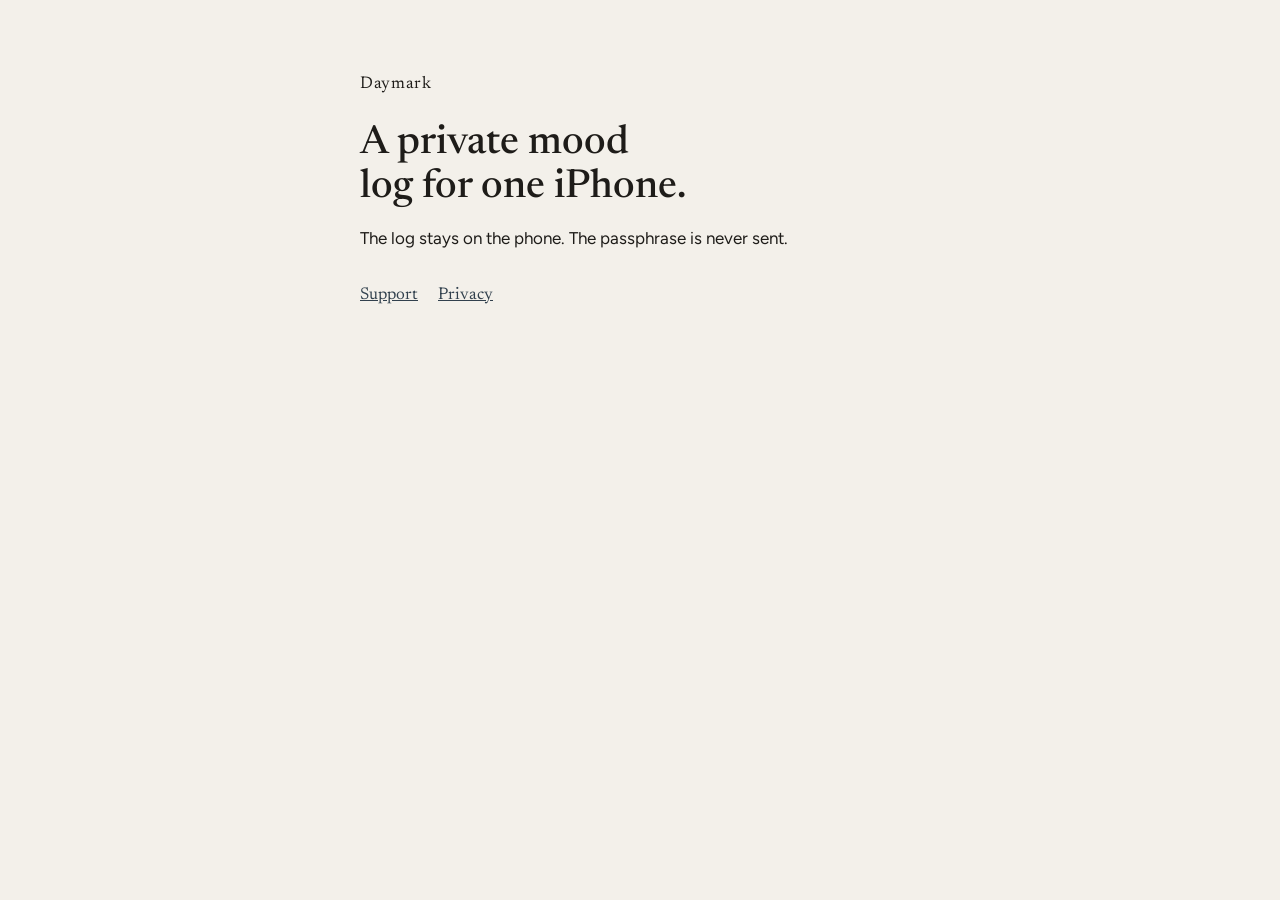
<file: index.html>
<!doctype html>
<html lang="en">
  <head>
    <meta charset="utf-8" />
    <meta name="viewport" content="width=device-width, initial-scale=1" />
    <title>Daymark</title>
    <link rel="preconnect" href="https://fonts.googleapis.com" />
    <link rel="preconnect" href="https://fonts.gstatic.com" crossorigin />
    <link href="https://fonts.googleapis.com/css2?family=Figtree:wght@400;500&family=Newsreader:opsz,wght@6..72,500&display=swap" rel="stylesheet" />
    <link rel="stylesheet" href="style.css" />
  </head>
  <body>
    <main>
      <p class="mark">Daymark</p>
      <h1>A private mood log for one iPhone.</h1>
      <p>The log stays on the phone. The passphrase is never sent.</p>
      <nav>
        <a href="support/">Support</a>
        <a href="privacy/">Privacy</a>
      </nav>
    </main>
  </body>
</html>
</file>
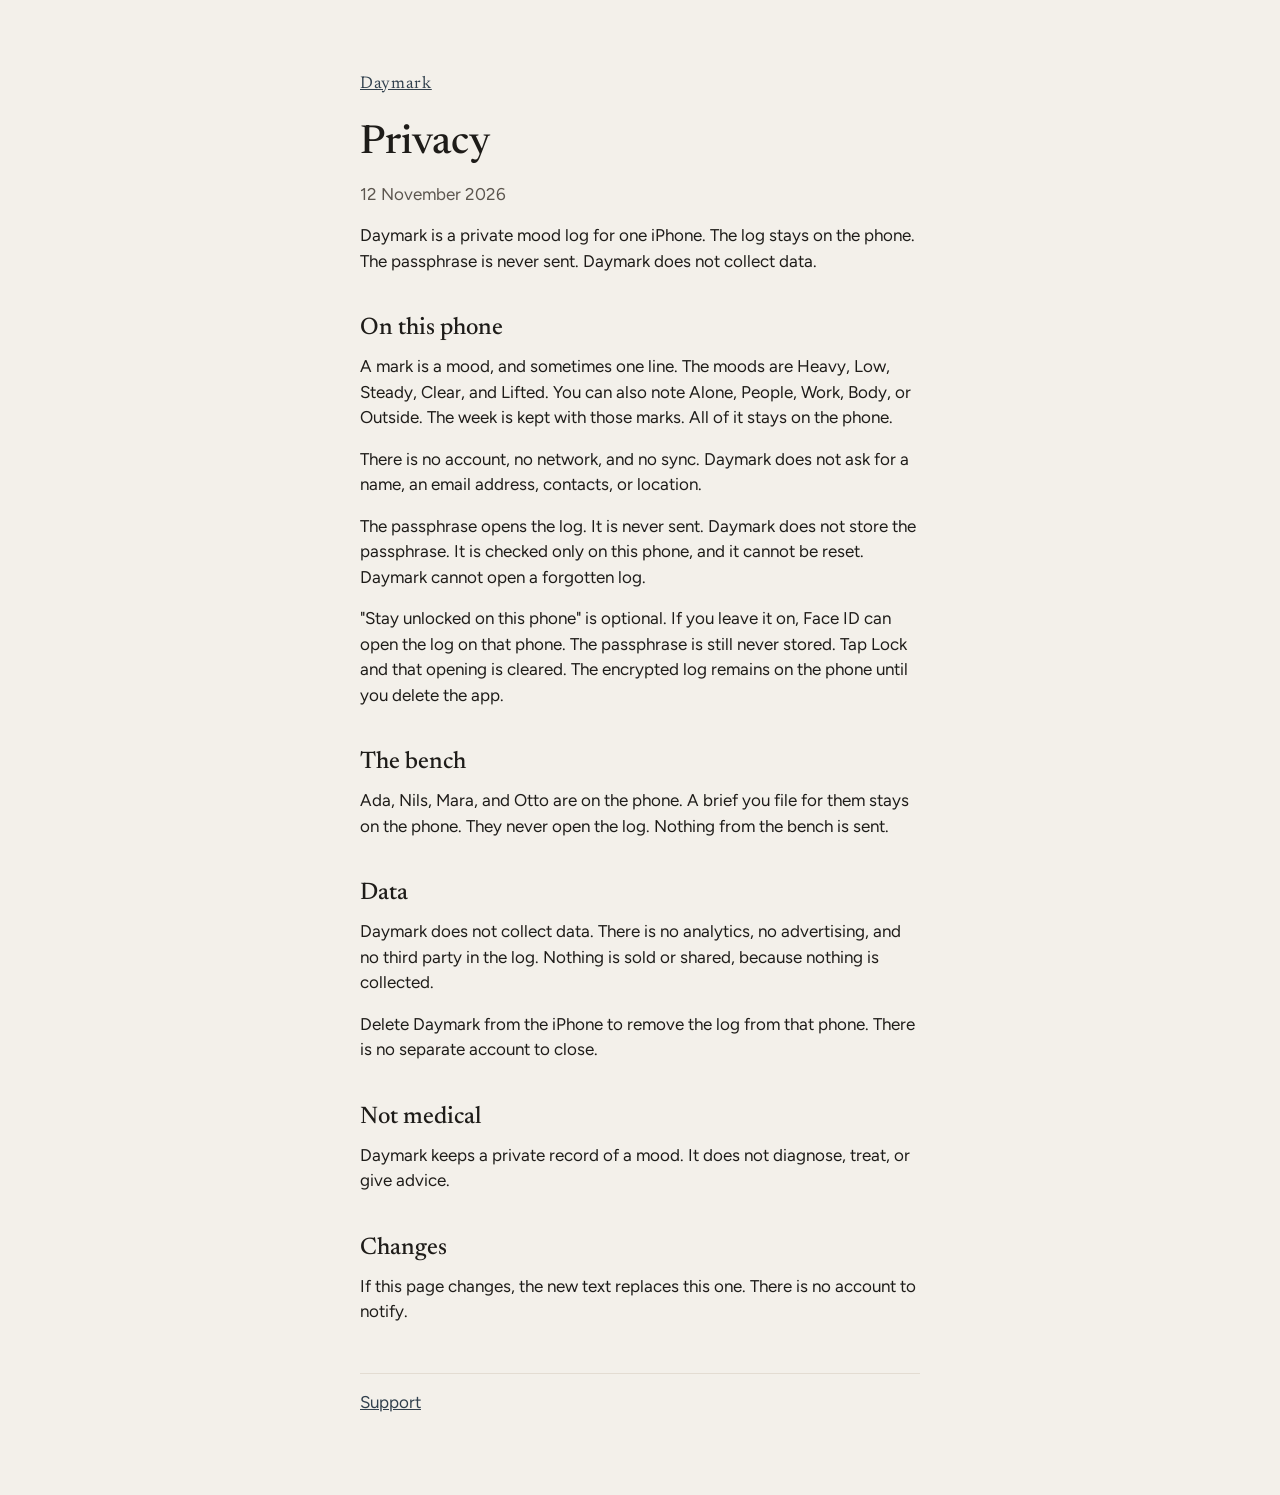
<file: privacy/index.html>
<!doctype html>
<html lang="en">
  <head>
    <meta charset="utf-8" />
    <meta name="viewport" content="width=device-width, initial-scale=1" />
    <title>Daymark privacy</title>
    <link rel="preconnect" href="https://fonts.googleapis.com" />
    <link rel="preconnect" href="https://fonts.gstatic.com" crossorigin />
    <link href="https://fonts.googleapis.com/css2?family=Figtree:wght@400;500&family=Newsreader:opsz,wght@6..72,500&display=swap" rel="stylesheet" />
    <link rel="stylesheet" href="../style.css" />
  </head>
  <body>
    <main>
      <p class="mark"><a href="../">Daymark</a></p>
      <h1>Privacy</h1>
      <p class="dated">12 November 2026</p>
      <p>Daymark is a private mood log for one iPhone. The log stays on the phone. The passphrase is never sent. Daymark does not collect data.</p>
      <h2>On this phone</h2>
      <p>A mark is a mood, and sometimes one line. The moods are Heavy, Low, Steady, Clear, and Lifted. You can also note Alone, People, Work, Body, or Outside. The week is kept with those marks. All of it stays on the phone.</p>
      <p>There is no account, no network, and no sync. Daymark does not ask for a name, an email address, contacts, or location.</p>
      <p>The passphrase opens the log. It is never sent. Daymark does not store the passphrase. It is checked only on this phone, and it cannot be reset. Daymark cannot open a forgotten log.</p>
      <p>"Stay unlocked on this phone" is optional. If you leave it on, Face ID can open the log on that phone. The passphrase is still never stored. Tap Lock and that opening is cleared. The encrypted log remains on the phone until you delete the app.</p>
      <h2>The bench</h2>
      <p>Ada, Nils, Mara, and Otto are on the phone. A brief you file for them stays on the phone. They never open the log. Nothing from the bench is sent.</p>
      <h2>Data</h2>
      <p>Daymark does not collect data. There is no analytics, no advertising, and no third party in the log. Nothing is sold or shared, because nothing is collected.</p>
      <p>Delete Daymark from the iPhone to remove the log from that phone. There is no separate account to close.</p>
      <h2>Not medical</h2>
      <p>Daymark keeps a private record of a mood. It does not diagnose, treat, or give advice.</p>
      <h2>Changes</h2>
      <p>If this page changes, the new text replaces this one. There is no account to notify.</p>
      <footer><a href="../support/">Support</a></footer>
    </main>
  </body>
</html>
</file>
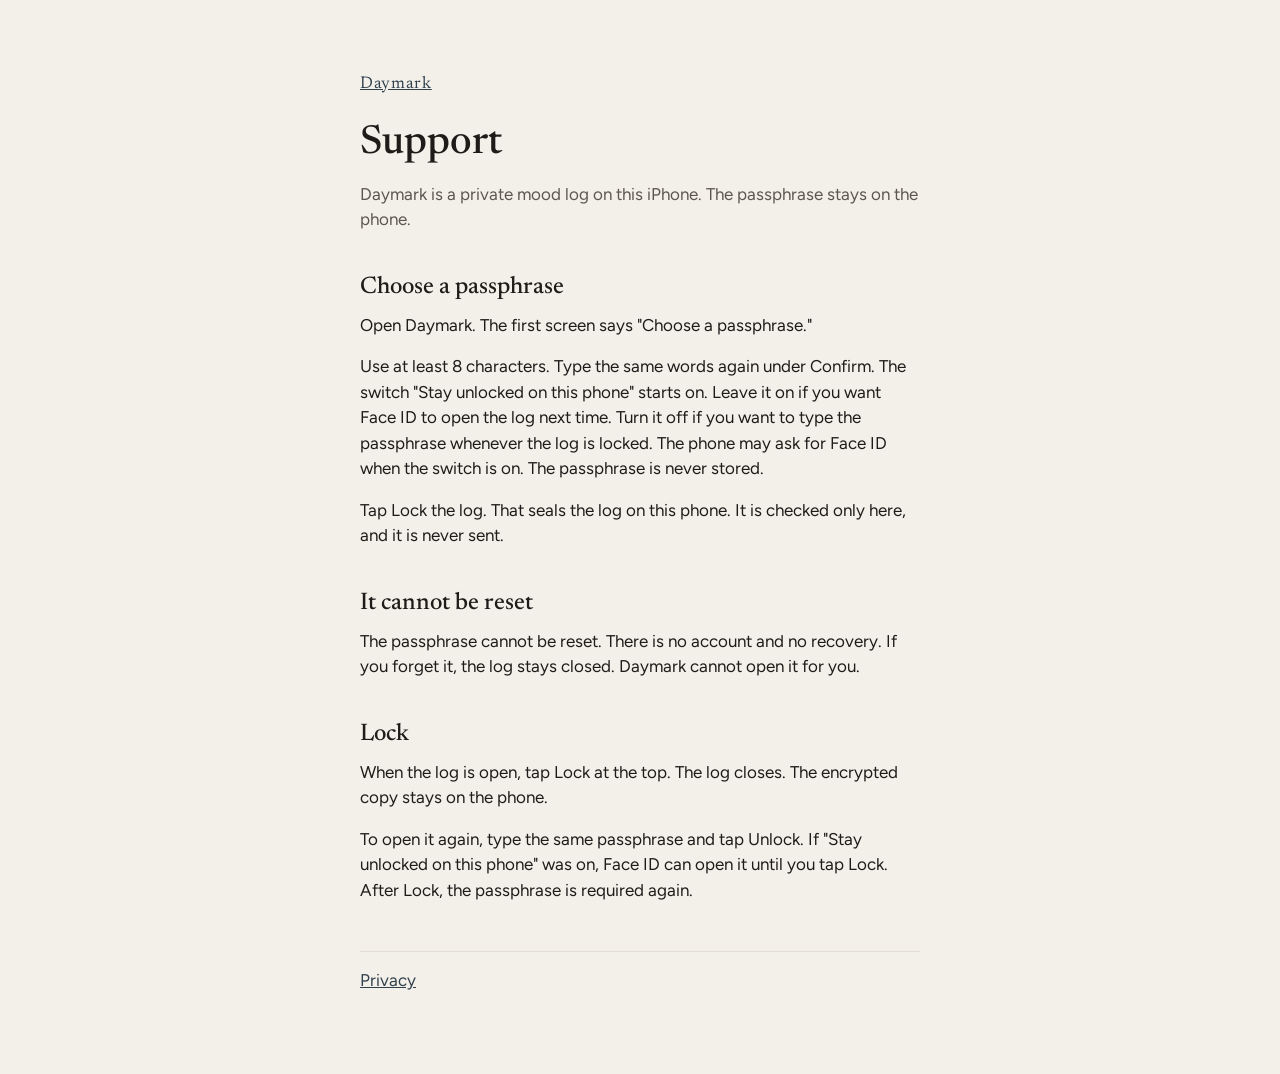
<file: support/index.html>
<!doctype html>
<html lang="en">
  <head>
    <meta charset="utf-8" />
    <meta name="viewport" content="width=device-width, initial-scale=1" />
    <title>Daymark support</title>
    <link rel="preconnect" href="https://fonts.googleapis.com" />
    <link rel="preconnect" href="https://fonts.gstatic.com" crossorigin />
    <link href="https://fonts.googleapis.com/css2?family=Figtree:wght@400;500&family=Newsreader:opsz,wght@6..72,500&display=swap" rel="stylesheet" />
    <link rel="stylesheet" href="../style.css" />
  </head>
  <body>
    <main>
      <p class="mark"><a href="../">Daymark</a></p>
      <h1>Support</h1>
      <p class="lede">Daymark is a private mood log on this iPhone. The passphrase stays on the phone.</p>
      <h2>Choose a passphrase</h2>
      <p>Open Daymark. The first screen says "Choose a passphrase."</p>
      <p>Use at least 8 characters. Type the same words again under Confirm. The switch "Stay unlocked on this phone" starts on. Leave it on if you want Face ID to open the log next time. Turn it off if you want to type the passphrase whenever the log is locked. The phone may ask for Face ID when the switch is on. The passphrase is never stored.</p>
      <p>Tap Lock the log. That seals the log on this phone. It is checked only here, and it is never sent.</p>
      <h2>It cannot be reset</h2>
      <p>The passphrase cannot be reset. There is no account and no recovery. If you forget it, the log stays closed. Daymark cannot open it for you.</p>
      <h2>Lock</h2>
      <p>When the log is open, tap Lock at the top. The log closes. The encrypted copy stays on the phone.</p>
      <p>To open it again, type the same passphrase and tap Unlock. If "Stay unlocked on this phone" was on, Face ID can open it until you tap Lock. After Lock, the passphrase is required again.</p>
      <footer><a href="../privacy/">Privacy</a></footer>
    </main>
  </body>
</html>
</file>
<file: style.css>
:root {
  color-scheme: light;
  --paper: #f3f0ea;
  --ink: #1e1c19;
  --muted: #5c564f;
  --line: #e3dcd2;
  --accent: #31404d;
}

* { box-sizing: border-box; }

html, body {
  margin: 0;
  background: var(--paper);
  color: var(--ink);
}

body {
  font-family: Figtree, system-ui, sans-serif;
  font-size: 1.0625rem;
  line-height: 1.5;
}

main {
  max-width: 38rem;
  margin: 0 auto;
  padding: 4.5rem 1.5rem 5rem;
}

.mark, nav a, h1, h2 {
  font-family: Newsreader, Georgia, serif;
}

.mark {
  margin: 0 0 1.5rem;
  letter-spacing: 0.04em;
}

h1 {
  margin: 0 0 1rem;
  font-size: 2.5rem;
  font-weight: 500;
  line-height: 1.1;
  text-wrap: balance;
}

h2 {
  margin: 2.25rem 0 0.5rem;
  font-size: 1.5rem;
  font-weight: 500;
}

p { margin: 0 0 1rem; color: var(--ink); }

.lede, .dated { color: var(--muted); }

nav { display: flex; gap: 1.25rem; margin-top: 2rem; }

a { color: var(--accent); }

footer {
  margin-top: 3rem;
  padding-top: 1rem;
  border-top: 1px solid var(--line);
  color: var(--muted);
}
</file>
